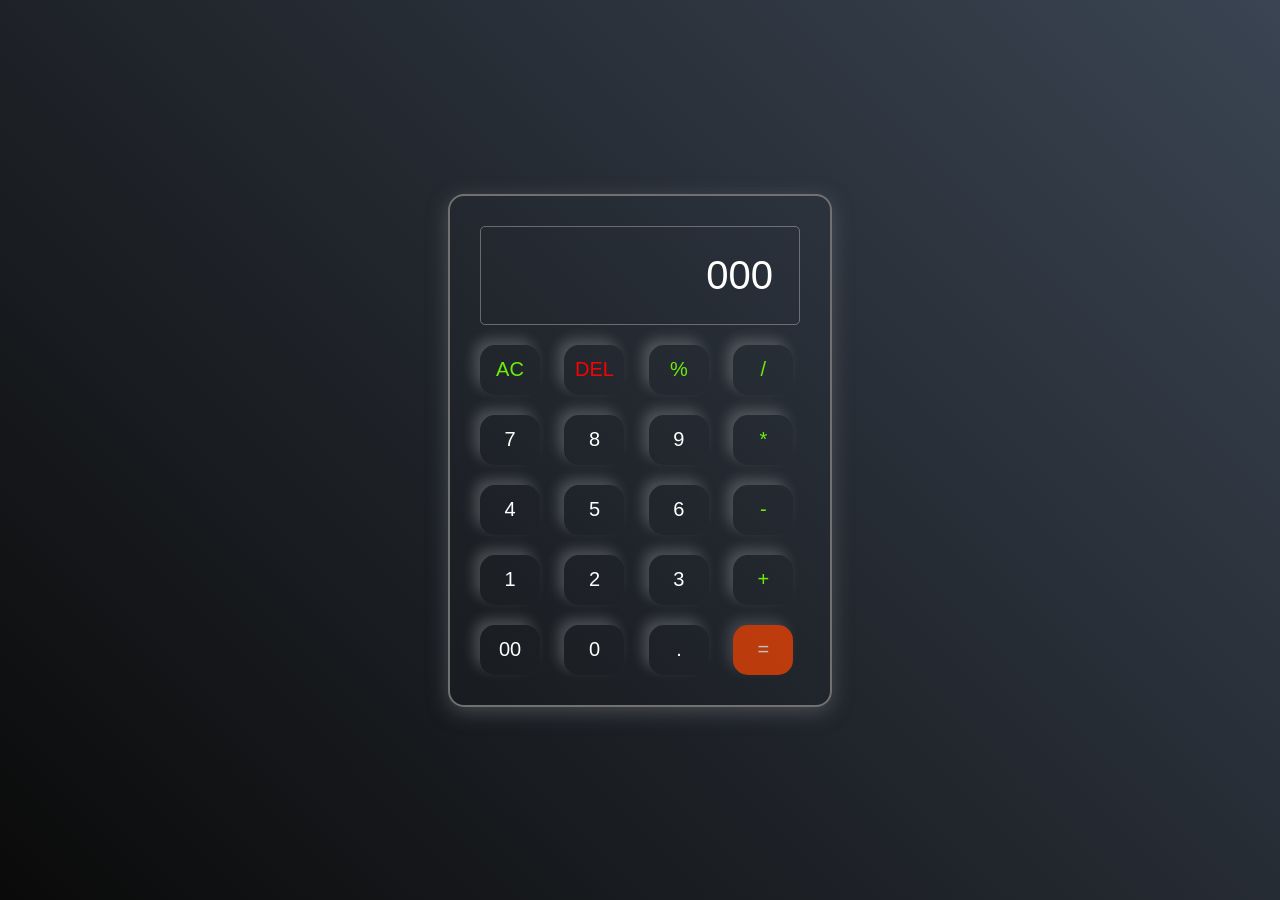
<file: Calculator/index.html>
<!DOCTYPE html>
<html lang="en">
<head>
    <meta charset="UTF-8">
    <meta name="viewport" content="width=device-width, initial-scale=1.0">
    <link rel="stylesheet" href="calculator.css">
    <link rel="stylesheet" href="https://fonts.google.com/specimen/Rubik">
    <title>My Calculator</title>
</head>
<body>
    <div class="calculator">
        <input type="text" placeholder="000" id="inputbox">
    <div>
    <button class="ac">AC</button>
    <button class="del">DEL</button>
     <button class="operator">%</button>
     <button class="operator">/</button>
     </div>
       <div>
    <button>7</button>
    <button>8</button>
     <button>9</button>
     <button class="operator">*</button>
     </div>
       <div>
    <button>4</button>
    <button>5</button>
     <button>6</button>
     <button class="operator">-</button>
     </div>
       <div>
    <button>1</button>
    <button>2</button>
     <button>3</button>
     <button class="operator">+</button>
     </div>
       <div>
    <button>00</button>
    <button>0</button>
     <button>.</button>
     <button class="equal">=</button>
     </div>
     </div>
     <script src="calculator.js"></script>
</body>
</html>
</file>
<file: Calculator/calculator.css>
*{
    margin: 0;
    padding:0;
    box-sizing: border-box;
   font-family: 'rubik',sans-serif;
}
body{
    width:100%px;
    height: 100vh;
   display:flex;
    justify-content: center;
    align-items: center;
    background:linear-gradient(45deg,#0a0a0a,#3a4452);
}
.calculator{
    border: 2px solid #717171;
    padding: 20px;
    border-radius: 16px;
 background: transparent;
 box-shadow:0px 5px 20px rgb(113,115,119 ,0.5) ;
}
input{
width:320px;
border: 1px solid rgba(255, 255, 255, 0.308);
border-radius: 5px;
padding: 26px;
margin: 10px;
background: transparent;
box-shadow: 0px 3px 15px rbg(84,84,84,0.1);
font-size: 40px;
text-align: right;
cursor: pointer;
color: white;
}

input::placeholder{
    color:white;
    
}
button{
    border: none;
    width: 60px;
    height:50px;
    margin: 10px;
    border-radius: 15px;
    background:transparent;
    color: white;
    font-size:20px;
    box-shadow:-6px -6px 13px rgb(255,255,255 ,0.2);
}
.ac{
   color:#6dee0a;
}
.del{
color:rgb(247, 2, 2);
}
.equal{
    background-color:orangered;
    opacity: 0.7;
}
.operator{
    color: #6dee0a;
}
</file>
